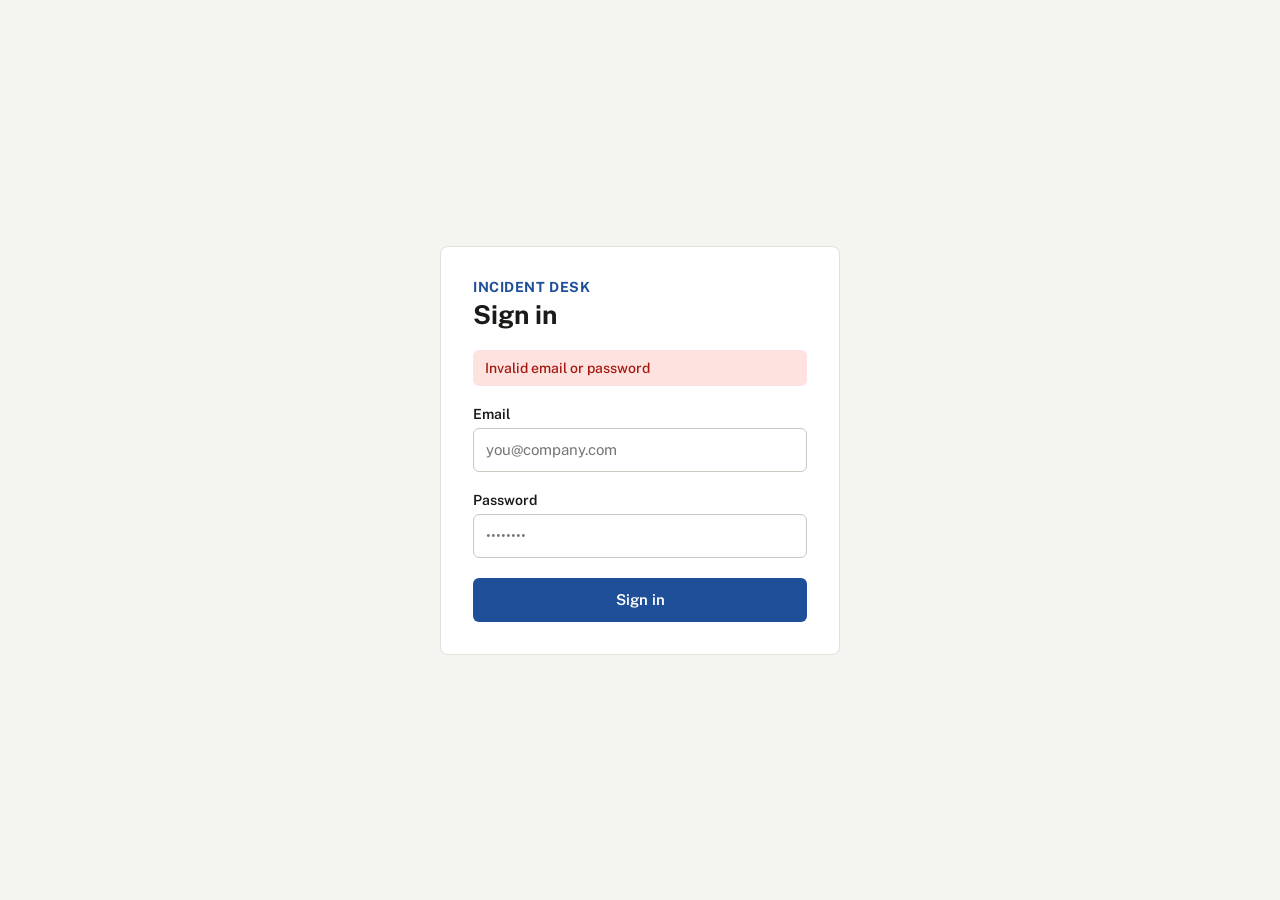
<file: docs/design/index.html>
<!doctype html>
<html lang="en">
<head>
  <meta charset="utf-8">
  <meta name="viewport" content="width=device-width, initial-scale=1">
  <title>Sign in · Incident Desk</title>
  <link rel="stylesheet" href="https://fonts.googleapis.com/css2?family=Public+Sans:wght@400;500;600;700&display=swap">
  <link rel="stylesheet" href="styles.css">
</head>
<body>
  <div class="auth">
    <form class="card auth-card form" action="my-tickets.html" method="get">
      <div style="display: flex; flex-direction: column; gap: 4px">
        <div class="auth-brand">Incident Desk</div>
        <h1>Sign in</h1>
      </div>

      <!-- Show only when sign-in fails -->
      <div class="alert-error" role="alert">Invalid email or password</div>

      <div class="field">
        <label class="label" for="email">Email</label>
        <input class="input" id="email" name="email" type="email" placeholder="you@company.com" autocomplete="email">
      </div>

      <div class="field">
        <label class="label" for="password">Password</label>
        <input class="input" id="password" name="password" type="password" placeholder="••••••••" autocomplete="current-password">
      </div>

      <button class="btn btn-primary btn-block" type="submit">Sign in</button>
    </form>
  </div>
</body>
</html>
</file>
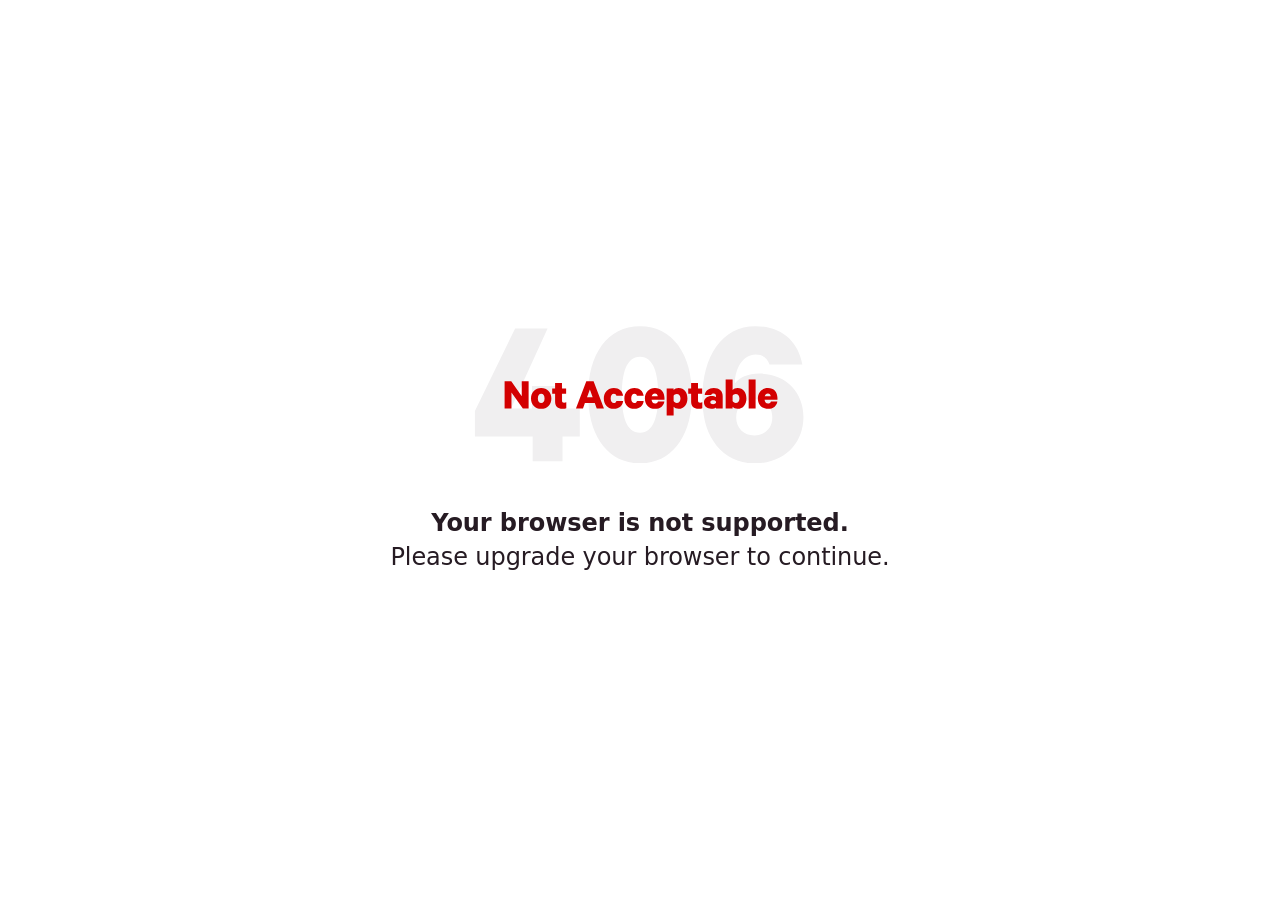
<file: public/406-unsupported-browser.html>
<!doctype html>

<html lang="en">

  <head>

    <title>Your browser is not supported (406 Not Acceptable)</title>

    <meta charset="utf-8">
    <meta name="viewport" content="initial-scale=1, width=device-width">
    <meta name="robots" content="noindex, nofollow">

    <style>

      *, *::before, *::after {
        box-sizing: border-box;
      }

      * {
        margin: 0;
      }

      html {
        font-size: 16px;
      }

      body {
        background: #FFF;
        color: #261B23;
        display: grid;
        font-family: ui-sans-serif, system-ui, -apple-system, BlinkMacSystemFont, Aptos, Roboto, "Segoe UI", "Helvetica Neue", Helvetica, Arial, sans-serif, "Apple Color Emoji", "Segoe UI Emoji", "Segoe UI Symbol", "Noto Color Emoji";
        font-size: clamp(1rem, 2.5vw, 2rem);
        -webkit-font-smoothing: antialiased;
        font-style: normal;
        font-weight: 400;
        letter-spacing: -0.0025em;
        line-height: 1.4;
        min-height: 100dvh;
        place-items: center;
        text-rendering: optimizeLegibility;
        -webkit-text-size-adjust: 100%;
      }

      #error-description {
        fill: #d30001;
      }

      #error-id {
        fill: #f0eff0;
      }

      @media (prefers-color-scheme: dark) {
        body {
          background: #101010;
          color: #e0e0e0;
        }

        #error-description {
          fill: #FF6161;
        }

        #error-id {
          fill: #2c2c2c;
        }
      }

      a {
        color: inherit;
        font-weight: 700;
        text-decoration: underline;
        text-underline-offset: 0.0925em;
      }

      b, strong {
        font-weight: 700;
      }

      i, em {
        font-style: italic;
      }

      main {
        display: grid;
        gap: 1em;
        padding: 2em;
        place-items: center;
        text-align: center;
      }

      main header {
        width: min(100%, 12em);
      }

      main header svg {
        height: auto;
        max-width: 100%;
        width: 100%;
      }

      main article {
        width: min(100%, 30em);
      }

      main article p {
        font-size: 75%;
      }

      main article br {
        display: none;

        @media(min-width: 48em) {
          display: inline;
        }
      }

    </style>

  </head>

  <body>

    <!-- This file lives in public/406-unsupported-browser.html -->

    <main>
      <header>
        <svg height="172" viewBox="0 0 480 172" width="480" xmlns="http://www.w3.org/2000/svg"><path d="m124.48 3.00509-45.6889 100.02991h26.2239v-28.1168h38.119v28.1168h21.628v35.145h-21.628v30.82h-37.308v-30.82h-72.1833v-31.901l50.2851-103.27391zm115.583 168.69891c-40.822 0-64.884-35.146-64.884-85.7015 0-50.5554 24.062-85.700907 64.884-85.700907 40.823 0 64.884 35.145507 64.884 85.700907 0 50.5555-24.061 85.7015-64.884 85.7015zm0-133.2831c-17.572 0-22.709 21.8984-22.709 47.5816 0 25.6835 5.137 47.5815 22.709 47.5815 17.303 0 22.71-21.898 22.71-47.5815 0-25.6832-5.407-47.5816-22.71-47.5816zm202.906 9.7326h-41.093c-2.433-7.2994-7.84-12.4361-17.302-12.4361-16.221 0-25.413 17.5728-25.954 34.8752v1.3517c5.137-7.0291 16.221-12.4361 30.82-12.4361 33.524 0 54.881 24.0612 54.881 53.7998 0 33.253-23.791 58.396-61.64 58.396-21.628 0-39.741-10.003-50.825-27.576-9.733-14.599-13.788-32.442-13.788-54.3406 0-51.9072 24.331-89.485807 66.236-89.485807 32.712 0 53.258 18.654107 58.665 47.851907zm-82.727 66.2355c0 13.247 9.463 22.439 22.71 22.439 12.977 0 22.439-9.192 22.439-22.439 0-13.517-9.462-22.7091-22.439-22.7091-13.247 0-22.71 9.1921-22.71 22.7091z" id="error-id"/><path d="m100.761 68.9967v34.0033h-7.1991l-14.2326-19.8814v19.8814h-8.5839v-34.0033h8.307l13.125 18.7184v-18.7184zm28.454 21.5428c0 7.6978-5.15 13.0145-12.737 13.0145-7.532 0-12.738-5.3167-12.738-13.0145s5.206-13.0143 12.738-13.0143c7.587 0 12.737 5.3165 12.737 13.0143zm-8.529 0c0-3.4336-1.495-5.8703-4.208-5.8703-2.659 0-4.154 2.4367-4.154 5.8703s1.495 5.8149 4.154 5.8149c2.713 0 4.208-2.3813 4.208-5.8149zm13.185 3.8766v-9.5807h-3.655v-6.7564h3.655v-6.8671h8.584v6.8671h5.205v6.7564h-5.205v8.307c0 1.9383.941 2.769 2.658 2.769.941 0 1.994-.2216 2.769-.5538v7.3654c-.997.443-2.88.775-4.818.775-5.87 0-9.193-2.769-9.193-9.0819zm39.02-25.4194h9.083l12.958 34.0033h-9.027l-2.436-6.5902h-12.35l-2.381 6.5902h-8.806zm4.431 10.5222-3.489 9.5807h6.978zm17.44 11.0206c0-7.6978 5.095-13.0143 12.572-13.0143 6.701 0 10.854 3.9874 11.574 9.8023h-8.418c-.221-1.4953-1.384-2.6029-3.156-2.6029-2.437 0-3.988 2.2706-3.988 5.8149s1.551 5.7595 3.988 5.7595c1.772 0 2.935-1.0522 3.156-2.5475h8.418c-.72 5.7596-4.873 9.8025-11.574 9.8025-7.477 0-12.572-5.3167-12.572-13.0145zm25.676 0c0-7.6978 5.095-13.0143 12.572-13.0143 6.701 0 10.854 3.9874 11.574 9.8023h-8.418c-.221-1.4953-1.384-2.6029-3.156-2.6029-2.437 0-3.988 2.2706-3.988 5.8149s1.551 5.7595 3.988 5.7595c1.772 0 2.935-1.0522 3.156-2.5475h8.418c-.72 5.7596-4.873 9.8025-11.574 9.8025-7.477 0-12.572-5.3167-12.572-13.0145zm42.013 3.7658h8.031c-.887 5.7597-5.206 9.2487-11.686 9.2487-7.642 0-12.682-5.2613-12.682-13.0145 0-7.6978 5.317-13.0143 12.516-13.0143 7.643 0 11.962 5.095 11.962 12.5159v2.1598h-16.115c.277 2.9905 1.827 4.5965 4.319 4.5965 1.773 0 3.157-.7753 3.655-2.4921zm-3.821-10.0237c-2.049 0-3.433 1.2737-3.987 3.5997h7.532c-.111-2.0491-1.385-3.5997-3.545-3.5997zm23.4 16.7244v10.799h-8.694v-33.726h8.694v1.9937c1.163-1.3291 3.6-2.5475 6.148-2.5475 7.199 0 11.131 5.8703 11.131 13.0143 0 7.0886-3.932 13.0145-11.131 13.0145-2.548 0-4.985-1.219-6.148-2.548zm0-13.7893v6.5902c.665 1.3845 2.16 2.326 3.822 2.326 2.99 0 4.762-2.3814 4.762-5.5934s-1.772-5.6488-4.762-5.6488c-1.717 0-3.157.9969-3.822 2.326zm21.892 7.1994v-9.5807h-3.655v-6.7564h3.655v-6.8671h8.584v6.8671h5.206v6.7564h-5.206v8.307c0 1.9383.941 2.769 2.658 2.769.942 0 1.994-.2216 2.769-.5538v7.3654c-.997.443-2.88.775-4.818.775-5.87 0-9.193-2.769-9.193-9.0819zm39.458 8.5839h-8.363v-1.274c-.83.831-3.322 1.717-5.981 1.717-4.928 0-9.082-2.769-9.082-8.0301 0-4.818 4.154-7.9193 9.581-7.9193 2.049 0 4.486.6646 5.482 1.3845v-1.606c0-1.606-.941-2.9905-3.045-2.9905-1.606 0-2.548.7199-2.936 1.8275h-8.196c.72-4.8181 4.984-8.6393 11.408-8.6393 7.089 0 11.132 3.7659 11.132 10.2453zm-8.363-6.9779v-1.4399c-.553-1.0522-2.049-1.7167-3.655-1.7167-1.716 0-3.433.7199-3.433 2.3813 0 1.7168 1.717 2.4367 3.433 2.4367 1.606 0 3.102-.6645 3.655-1.6614zm20.742 4.9839v1.994h-8.694v-35.997h8.694v13.0697c1.163-1.3291 3.6-2.5475 6.148-2.5475 7.199 0 11.131 5.8149 11.131 13.0143s-3.932 13.0145-11.131 13.0145c-2.548 0-4.985-1.219-6.148-2.548zm0-13.7893v6.5902c.665 1.3845 2.105 2.326 3.822 2.326 2.99 0 4.762-2.3814 4.762-5.5934s-1.772-5.6488-4.762-5.6488c-1.662 0-3.157.9969-3.822 2.326zm28.759-20.2137v35.997h-8.695v-35.997zm19.172 27.3023h8.03c-.886 5.7597-5.206 9.2487-11.685 9.2487-7.643 0-12.682-5.2613-12.682-13.0145 0-7.6978 5.316-13.0143 12.516-13.0143 7.642 0 11.962 5.095 11.962 12.5159v2.1598h-16.116c.277 2.9905 1.828 4.5965 4.32 4.5965 1.772 0 3.157-.7753 3.655-2.4921zm-3.821-10.0237c-2.049 0-3.434 1.2737-3.988 3.5997h7.532c-.111-2.0491-1.384-3.5997-3.544-3.5997z" id="error-description"/></svg>
      </header>
      <article>
        <p><strong>Your browser is not supported.</strong><br> Please upgrade your browser to continue.</p>
      </article>
    </main>

  </body>

</html>
</file>
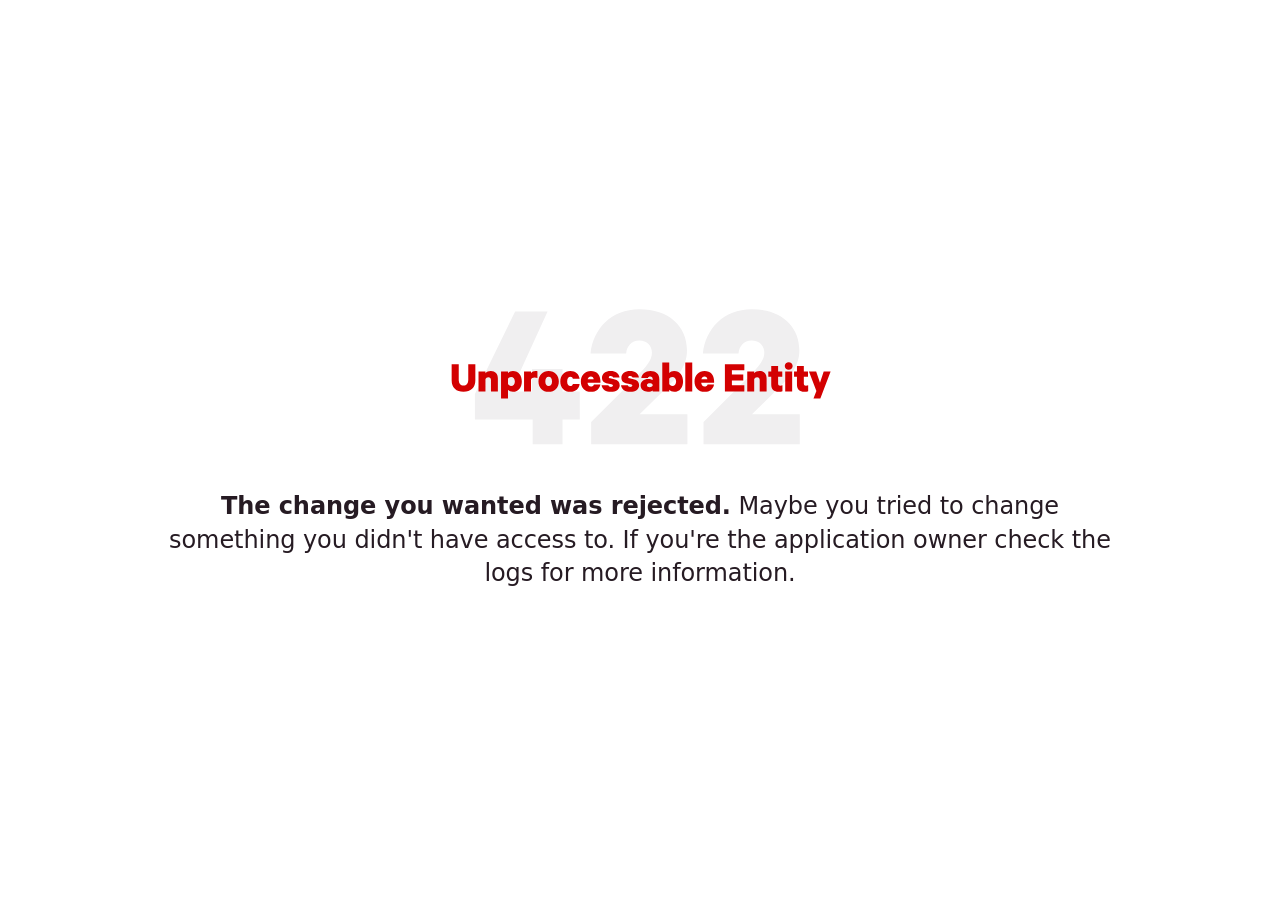
<file: public/422.html>
<!doctype html>

<html lang="en">

  <head>

    <title>The change you wanted was rejected (422 Unprocessable Entity)</title>

    <meta charset="utf-8">
    <meta name="viewport" content="initial-scale=1, width=device-width">
    <meta name="robots" content="noindex, nofollow">

    <style>

      *, *::before, *::after {
        box-sizing: border-box;
      }

      * {
        margin: 0;
      }

      html {
        font-size: 16px;
      }

      body {
        background: #FFF;
        color: #261B23;
        display: grid;
        font-family: ui-sans-serif, system-ui, -apple-system, BlinkMacSystemFont, Aptos, Roboto, "Segoe UI", "Helvetica Neue", Helvetica, Arial, sans-serif, "Apple Color Emoji", "Segoe UI Emoji", "Segoe UI Symbol", "Noto Color Emoji";
        font-size: clamp(1rem, 2.5vw, 2rem);
        -webkit-font-smoothing: antialiased;
        font-style: normal;
        font-weight: 400;
        letter-spacing: -0.0025em;
        line-height: 1.4;
        min-height: 100dvh;
        place-items: center;
        text-rendering: optimizeLegibility;
        -webkit-text-size-adjust: 100%;
      }

      #error-description {
        fill: #d30001;
      }

      #error-id {
        fill: #f0eff0;
      }

      @media (prefers-color-scheme: dark) {
        body {
          background: #101010;
          color: #e0e0e0;
        }

        #error-description {
          fill: #FF6161;
        }

        #error-id {
          fill: #2c2c2c;
        }
      }

      a {
        color: inherit;
        font-weight: 700;
        text-decoration: underline;
        text-underline-offset: 0.0925em;
      }

      b, strong {
        font-weight: 700;
      }

      i, em {
        font-style: italic;
      }

      main {
        display: grid;
        gap: 1em;
        padding: 2em;
        place-items: center;
        text-align: center;
      }

      main header {
        width: min(100%, 12em);
      }

      main header svg {
        height: auto;
        max-width: 100%;
        width: 100%;
      }

      main article {
        width: min(100%, 30em);
      }

      main article p {
        font-size: 75%;
      }

      main article br {
        display: none;

        @media(min-width: 48em) {
          display: inline;
        }
      }

    </style>

  </head>

  <body>

    <!-- This file lives in public/422.html -->

    <main>
      <header>
        <svg height="172" viewBox="0 0 480 172" width="480" xmlns="http://www.w3.org/2000/svg"><path d="m124.48 3.00509-45.6889 100.02991h26.2239v-28.1168h38.119v28.1168h21.628v35.145h-21.628v30.82h-37.308v-30.82h-72.1833v-31.901l50.2851-103.27391zm130.453 51.63681c0-8.9215-6.218-15.4099-15.681-15.4099-10.273 0-15.95 7.5698-16.491 16.4913h-44.608c3.244-30.8199 25.683-55.421707 61.099-55.421707 36.498 0 59.477 20.816907 59.477 51.636807 0 21.3577-14.869 36.7676-31.901 52.7186l-27.305 27.035h59.747v37.308h-120.306v-27.846l57.044-56.7736c11.084-11.8954 18.925-20.0059 18.925-29.7385zm140.455 0c0-8.9215-6.218-15.4099-15.68-15.4099-10.274 0-15.951 7.5698-16.492 16.4913h-44.608c3.245-30.8199 25.684-55.421707 61.1-55.421707 36.497 0 59.477 20.816907 59.477 51.636807 0 21.3577-14.87 36.7676-31.902 52.7186l-27.305 27.035h59.747v37.308h-120.305v-27.846l57.043-56.7736c11.085-11.8954 18.925-20.0059 18.925-29.7385z" id="error-id"/><path d="m19.3936 103.554c-8.9715 0-14.84183-5.0952-14.84183-14.4544v-20.1029h8.86083v19.3276c0 4.8181 2.2706 7.3102 5.981 7.3102 3.6551 0 5.9257-2.4921 5.9257-7.3102v-19.3276h8.8608v20.1583c0 9.3038-5.8149 14.399-14.7865 14.399zm18.734-.554v-24.921h8.6947v2.1598c1.3845-1.5506 3.8212-2.7136 6.701-2.7136 5.538 0 8.8054 3.5997 8.8054 9.1377v16.3371h-8.6393v-14.2327c0-2.049-1.0522-3.5443-3.2674-3.5443-1.7168 0-3.1567.9969-3.5997 2.7136v15.0634zm36.8584-1.994v10.799h-8.6946v-33.726h8.6946v1.9937c1.163-1.3291 3.5997-2.5475 6.1472-2.5475 7.1994 0 11.1314 5.8703 11.1314 13.0143 0 7.0886-3.932 13.0145-11.1314 13.0145-2.5475 0-4.9842-1.219-6.1472-2.548zm0-13.7893v6.5902c.6646 1.3845 2.1599 2.326 3.8213 2.326 2.9905 0 4.7626-2.3814 4.7626-5.5934s-1.7721-5.6488-4.7626-5.6488c-1.7168 0-3.1567.9969-3.8213 2.326zm36.789-9.2485v8.3624c-1.052-.5538-2.215-.7753-3.6-.7753-2.381 0-3.987 1.0522-4.43 2.8244v14.6203h-8.6949v-24.921h8.6949v2.2152c1.218-1.6614 3.156-2.769 5.648-2.769 1.108 0 1.994.2215 2.382.443zm26.769 12.5713c0 7.6978-5.15 13.0145-12.737 13.0145-7.532 0-12.738-5.3167-12.738-13.0145s5.206-13.0143 12.738-13.0143c7.587 0 12.737 5.3165 12.737 13.0143zm-8.528 0c0-3.4336-1.496-5.8703-4.209-5.8703-2.659 0-4.154 2.4367-4.154 5.8703s1.495 5.8149 4.154 5.8149c2.713 0 4.209-2.3813 4.209-5.8149zm10.352 0c0-7.6978 5.095-13.0143 12.571-13.0143 6.701 0 10.855 3.9874 11.574 9.8023h-8.417c-.222-1.4953-1.385-2.6029-3.157-2.6029-2.437 0-3.987 2.2706-3.987 5.8149s1.55 5.7595 3.987 5.7595c1.772 0 2.935-1.0522 3.157-2.5475h8.417c-.719 5.7596-4.873 9.8025-11.574 9.8025-7.476 0-12.571-5.3167-12.571-13.0145zm42.013 3.7658h8.03c-.886 5.7597-5.206 9.2487-11.685 9.2487-7.643 0-12.682-5.2613-12.682-13.0145 0-7.6978 5.316-13.0143 12.516-13.0143 7.642 0 11.962 5.095 11.962 12.5159v2.1598h-16.116c.277 2.9905 1.828 4.5965 4.32 4.5965 1.772 0 3.156-.7753 3.655-2.4921zm-3.821-10.0237c-2.049 0-3.434 1.2737-3.988 3.5997h7.532c-.111-2.0491-1.385-3.5997-3.544-3.5997zm13.428 11.0206h8.473c.387 1.3845 1.606 2.1598 3.156 2.1598 1.44 0 2.548-.5538 2.548-1.7168 0-.9414-.72-1.2737-1.938-1.5506l-4.874-.9969c-4.153-.886-6.867-2.8797-6.867-7.2547 0-5.3165 4.763-8.4178 10.633-8.4178 6.812 0 10.522 3.1567 11.297 8.0855h-8.03c-.277-1.0522-1.052-1.9937-3.046-1.9937-1.273 0-2.326.5538-2.326 1.6614 0 .7753.554 1.163 1.717 1.3845l4.929 1.163c4.541 1.0522 6.978 3.4335 6.978 7.4763 0 5.3168-4.818 8.2518-10.91 8.2518-6.369 0-10.965-2.88-11.74-8.2518zm24.269 0h8.474c.387 1.3845 1.606 2.1598 3.156 2.1598 1.44 0 2.548-.5538 2.548-1.7168 0-.9414-.72-1.2737-1.939-1.5506l-4.873-.9969c-4.154-.886-6.867-2.8797-6.867-7.2547 0-5.3165 4.763-8.4178 10.633-8.4178 6.812 0 10.522 3.1567 11.297 8.0855h-8.03c-.277-1.0522-1.052-1.9937-3.046-1.9937-1.273 0-2.326.5538-2.326 1.6614 0 .7753.554 1.163 1.717 1.3845l4.929 1.163c4.541 1.0522 6.978 3.4335 6.978 7.4763 0 5.3168-4.818 8.2518-10.91 8.2518-6.369 0-10.965-2.88-11.741-8.2518zm47.918 7.6978h-8.363v-1.274c-.831.831-3.323 1.717-5.981 1.717-4.929 0-9.082-2.769-9.082-8.0301 0-4.818 4.153-7.9193 9.581-7.9193 2.049 0 4.485.6646 5.482 1.3845v-1.606c0-1.606-.941-2.9905-3.046-2.9905-1.606 0-2.547.7199-2.935 1.8275h-8.196c.72-4.8181 4.984-8.6393 11.408-8.6393 7.089 0 11.132 3.7659 11.132 10.2453zm-8.363-6.9779v-1.4399c-.554-1.0522-2.049-1.7167-3.655-1.7167-1.717 0-3.434.7199-3.434 2.3813 0 1.7168 1.717 2.4367 3.434 2.4367 1.606 0 3.101-.6645 3.655-1.6614zm20.742 4.9839v1.994h-8.695v-35.997h8.695v13.0697c1.163-1.3291 3.6-2.5475 6.147-2.5475 7.2 0 11.132 5.8149 11.132 13.0143s-3.932 13.0145-11.132 13.0145c-2.547 0-4.984-1.219-6.147-2.548zm0-13.7893v6.5902c.665 1.3845 2.105 2.326 3.821 2.326 2.991 0 4.763-2.3814 4.763-5.5934s-1.772-5.6488-4.763-5.6488c-1.661 0-3.156.9969-3.821 2.326zm28.759-20.2137v35.997h-8.695v-35.997zm19.172 27.3023h8.03c-.886 5.7597-5.206 9.2487-11.685 9.2487-7.643 0-12.682-5.2613-12.682-13.0145 0-7.6978 5.316-13.0143 12.515-13.0143 7.643 0 11.962 5.095 11.962 12.5159v2.1598h-16.115c.277 2.9905 1.827 4.5965 4.32 4.5965 1.772 0 3.156-.7753 3.655-2.4921zm-3.822-10.0237c-2.049 0-3.433 1.2737-3.987 3.5997h7.532c-.111-2.0491-1.385-3.5997-3.545-3.5997zm25.461-15.2849h24.311v7.6424h-15.561v5.3165h14.232v7.4763h-14.232v5.8703h15.561v7.6978h-24.311zm27.942 34.0033v-24.921h8.694v2.1598c1.385-1.5506 3.822-2.7136 6.701-2.7136 5.538 0 8.806 3.5997 8.806 9.1377v16.3371h-8.639v-14.2327c0-2.049-1.053-3.5443-3.268-3.5443-1.717 0-3.157.9969-3.6 2.7136v15.0634zm29.991-8.5839v-9.5807h-3.655v-6.7564h3.655v-6.8671h8.584v6.8671h5.206v6.7564h-5.206v8.307c0 1.9383.941 2.769 2.658 2.769.942 0 1.994-.2216 2.769-.5538v7.3654c-.997.443-2.88.775-4.818.775-5.87 0-9.193-2.769-9.193-9.0819zm26.161-16.3371v24.921h-8.694v-24.921zm.61-6.7564c0 2.8244-2.271 4.652-4.929 4.652s-4.929-1.8276-4.929-4.652c0-2.8797 2.271-4.7073 4.929-4.7073s4.929 1.8276 4.929 4.7073zm5.382 23.0935v-9.5807h-3.655v-6.7564h3.655v-6.8671h8.584v6.8671h5.206v6.7564h-5.206v8.307c0 1.9383.941 2.769 2.658 2.769.941 0 1.994-.2216 2.769-.5538v7.3654c-.997.443-2.88.775-4.818.775-5.87 0-9.193-2.769-9.193-9.0819zm29.22 17.3889h-8.584l3.655-9.414-9.303-24.312h9.026l4.763 14.1773 4.652-14.1773h8.639z" id="error-description"/></svg>
      </header>
      <article>
        <p><strong>The change you wanted was rejected.</strong> Maybe you tried to change something you didn't have access to. If you're the application owner check the logs for more information.</p>
      </article>
    </main>

  </body>

</html>
</file>
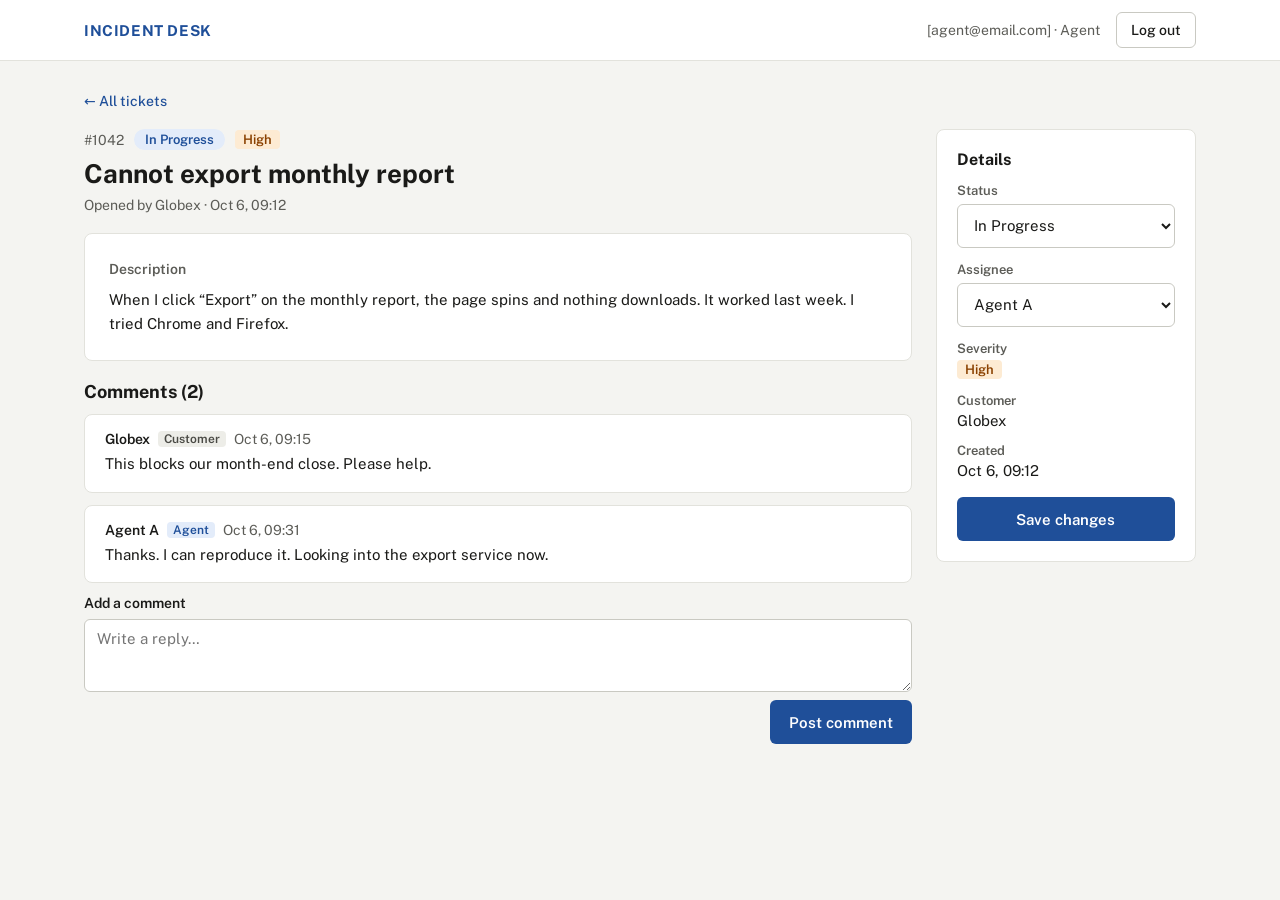
<file: docs/design/agent-ticket.html>
<!doctype html>
<html lang="en">
<head>
  <meta charset="utf-8">
  <meta name="viewport" content="width=device-width, initial-scale=1">
  <title>Ticket #1042 · Incident Desk</title>
  <link rel="stylesheet" href="https://fonts.googleapis.com/css2?family=Public+Sans:wght@400;500;600;700&display=swap">
  <link rel="stylesheet" href="styles.css">
</head>
<body>
  <header class="topbar">
    <div class="topbar-inner">
      <a class="brand" href="agent-tickets.html">Incident Desk</a>
      <div class="user">
        <span>[agent@email.com] · Agent</span>
        <a class="btn btn-plain btn-sm" href="index.html">Log out</a>
      </div>
    </div>
  </header>

  <main class="page">
    <a class="back" href="agent-tickets.html">← All tickets</a>

    <div class="two-col">
      <div class="main-col">
        <div class="ticket-head">
          <div class="ticket-meta">
            <span>#1042</span>
            <span class="st st-progress">In Progress</span>
            <span class="sev sev-high">High</span>
          </div>
          <h1>Cannot export monthly report</h1>
          <div class="ticket-sub">Opened by Globex · Oct 6, 09:12</div>
        </div>

        <section class="card card-pad description">
          <h2 class="section-label">Description</h2>
          <p>When I click “Export” on the monthly report, the page spins and nothing downloads. It worked last week. I tried Chrome and Firefox.</p>
        </section>

        <section class="comments">
          <h2>Comments (2)</h2>

          <div class="card comment">
            <div class="comment-head">
              <strong>Globex</strong>
              <span class="role role-customer">Customer</span>
              <span class="comment-time">Oct 6, 09:15</span>
            </div>
            <div class="comment-body">This blocks our month-end close. Please help.</div>
          </div>

          <div class="card comment">
            <div class="comment-head">
              <strong>Agent A</strong>
              <span class="role role-agent">Agent</span>
              <span class="comment-time">Oct 6, 09:31</span>
            </div>
            <div class="comment-body">Thanks. I can reproduce it. Looking into the export service now.</div>
          </div>

          <form class="comment-form">
            <label class="label" for="comment">Add a comment</label>
            <textarea class="textarea" id="comment" name="body" rows="3" placeholder="Write a reply…"></textarea>
            <div class="form-actions">
              <button class="btn btn-primary" type="submit">Post comment</button>
            </div>
          </form>
        </section>
      </div>

      <aside class="side-col">
        <form class="card details">
          <h2>Details</h2>
          <div class="field">
            <label class="detail-label" for="status">Status</label>
            <select class="select" id="status" name="status">
              <option>Open</option>
              <option selected>In Progress</option>
              <option>Resolved</option>
            </select>
          </div>
          <div class="field">
            <label class="detail-label" for="assignee">Assignee</label>
            <select class="select" id="assignee" name="assignee_id">
              <option>Unassigned</option>
              <option selected>Agent A</option>
              <option>Agent B</option>
            </select>
          </div>
          <div class="detail">
            <span class="detail-label">Severity</span>
            <span><span class="sev sev-high">High</span></span>
          </div>
          <div class="detail">
            <span class="detail-label">Customer</span>
            <span>Globex</span>
          </div>
          <div class="detail">
            <span class="detail-label">Created</span>
            <span>Oct 6, 09:12</span>
          </div>
          <button class="btn btn-primary btn-block" type="submit" style="margin-top: 4px">Save changes</button>
          <!-- Show after a successful save -->
          <div class="notice-success" role="status" hidden>Saved. The customer sees the new status now.</div>
        </form>
      </aside>
    </div>
  </main>
</body>
</html>
</file>
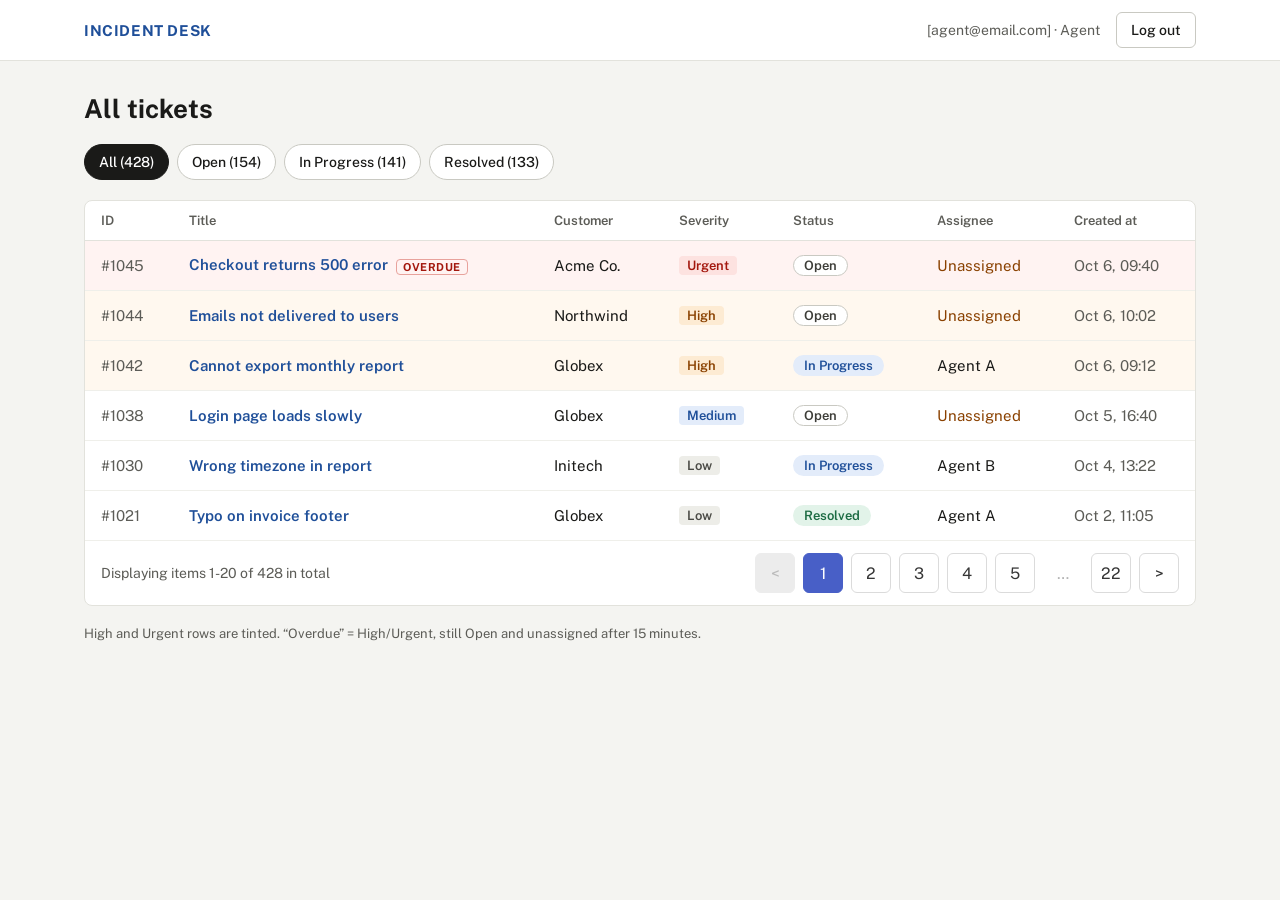
<file: docs/design/agent-tickets.html>
<!doctype html>
<html lang="en">
<head>
  <meta charset="utf-8">
  <meta name="viewport" content="width=device-width, initial-scale=1">
  <title>All tickets · Incident Desk</title>
  <link rel="stylesheet" href="https://fonts.googleapis.com/css2?family=Public+Sans:wght@400;500;600;700&display=swap">
  <link rel="stylesheet" href="styles.css">
</head>
<body>
  <header class="topbar">
    <div class="topbar-inner">
      <a class="brand" href="agent-tickets.html">Incident Desk</a>
      <div class="user">
        <span>[agent@email.com] · Agent</span>
        <a class="btn btn-plain btn-sm" href="index.html">Log out</a>
      </div>
    </div>
  </header>

  <main class="page">
    <h1>All tickets</h1>

    <nav class="filters" aria-label="Filter by status">
      <a class="pill is-active" href="?status=all" aria-current="page">All (428)</a>
      <a class="pill" href="?status=open">Open (154)</a>
      <a class="pill" href="?status=in_progress">In Progress (141)</a>
      <a class="pill" href="?status=resolved">Resolved (133)</a>
    </nav>

    <div class="card table-card">
      <div class="table-scroll">
        <table class="table table-wide">
          <thead>
            <tr><th>ID</th><th>Title</th><th>Customer</th><th>Severity</th><th>Status</th><th>Assignee</th><th>Created at</th></tr>
          </thead>
          <tbody>
            <tr class="row-urgent">
              <td class="muted">#1045</td>
              <td><a class="title-link" href="agent-ticket.html">Checkout returns 500 error</a><span class="flag">Overdue</span></td>
              <td>Acme Co.</td>
              <td><span class="sev sev-urgent">Urgent</span></td>
              <td><span class="st st-open">Open</span></td>
              <td class="unassigned">Unassigned</td>
              <td class="muted">Oct 6, 09:40</td>
            </tr>
            <tr class="row-high">
              <td class="muted">#1044</td>
              <td><a class="title-link" href="agent-ticket.html">Emails not delivered to users</a></td>
              <td>Northwind</td>
              <td><span class="sev sev-high">High</span></td>
              <td><span class="st st-open">Open</span></td>
              <td class="unassigned">Unassigned</td>
              <td class="muted">Oct 6, 10:02</td>
            </tr>
            <tr class="row-high">
              <td class="muted">#1042</td>
              <td><a class="title-link" href="agent-ticket.html">Cannot export monthly report</a></td>
              <td>Globex</td>
              <td><span class="sev sev-high">High</span></td>
              <td><span class="st st-progress">In Progress</span></td>
              <td>Agent A</td>
              <td class="muted">Oct 6, 09:12</td>
            </tr>
            <tr>
              <td class="muted">#1038</td>
              <td><a class="title-link" href="agent-ticket.html">Login page loads slowly</a></td>
              <td>Globex</td>
              <td><span class="sev sev-medium">Medium</span></td>
              <td><span class="st st-open">Open</span></td>
              <td class="unassigned">Unassigned</td>
              <td class="muted">Oct 5, 16:40</td>
            </tr>
            <tr>
              <td class="muted">#1030</td>
              <td><a class="title-link" href="agent-ticket.html">Wrong timezone in report</a></td>
              <td>Initech</td>
              <td><span class="sev sev-low">Low</span></td>
              <td><span class="st st-progress">In Progress</span></td>
              <td>Agent B</td>
              <td class="muted">Oct 4, 13:22</td>
            </tr>
            <tr>
              <td class="muted">#1021</td>
              <td><a class="title-link" href="agent-ticket.html">Typo on invoice footer</a></td>
              <td>Globex</td>
              <td><span class="sev sev-low">Low</span></td>
              <td><span class="st st-resolved">Resolved</span></td>
              <td>Agent A</td>
              <td class="muted">Oct 2, 11:05</td>
            </tr>
          </tbody>
        </table>
      </div>

      <!-- Rails: <%== @pagy.info_tag %> and <%== @pagy.series_nav(:bulma) %> -->
      <div class="table-footer">
        <span class="info">Displaying items 1-20 of 428 in total</span>
        <nav class="pagination" aria-label="Pages">
          <a class="pagination-previous is-disabled" aria-disabled="true" aria-label="Previous">&lt;</a>
          <a class="pagination-link is-current" aria-current="page" aria-label="Page 1">1</a>
          <a class="pagination-link" href="#" aria-label="Page 2">2</a>
          <a class="pagination-link" href="#" aria-label="Page 3">3</a>
          <a class="pagination-link" href="#" aria-label="Page 4">4</a>
          <a class="pagination-link" href="#" aria-label="Page 5">5</a>
          <span class="pagination-ellipsis">…</span>
          <a class="pagination-link" href="#" aria-label="Page 22">22</a>
          <a class="pagination-next" href="#" rel="next" aria-label="Next">&gt;</a>
        </nav>
      </div>
    </div>

    <p class="hint" style="margin: 0">High and Urgent rows are tinted. “Overdue” = High/Urgent, still Open and unassigned after 15 minutes.</p>
  </main>
</body>
</html>
</file>
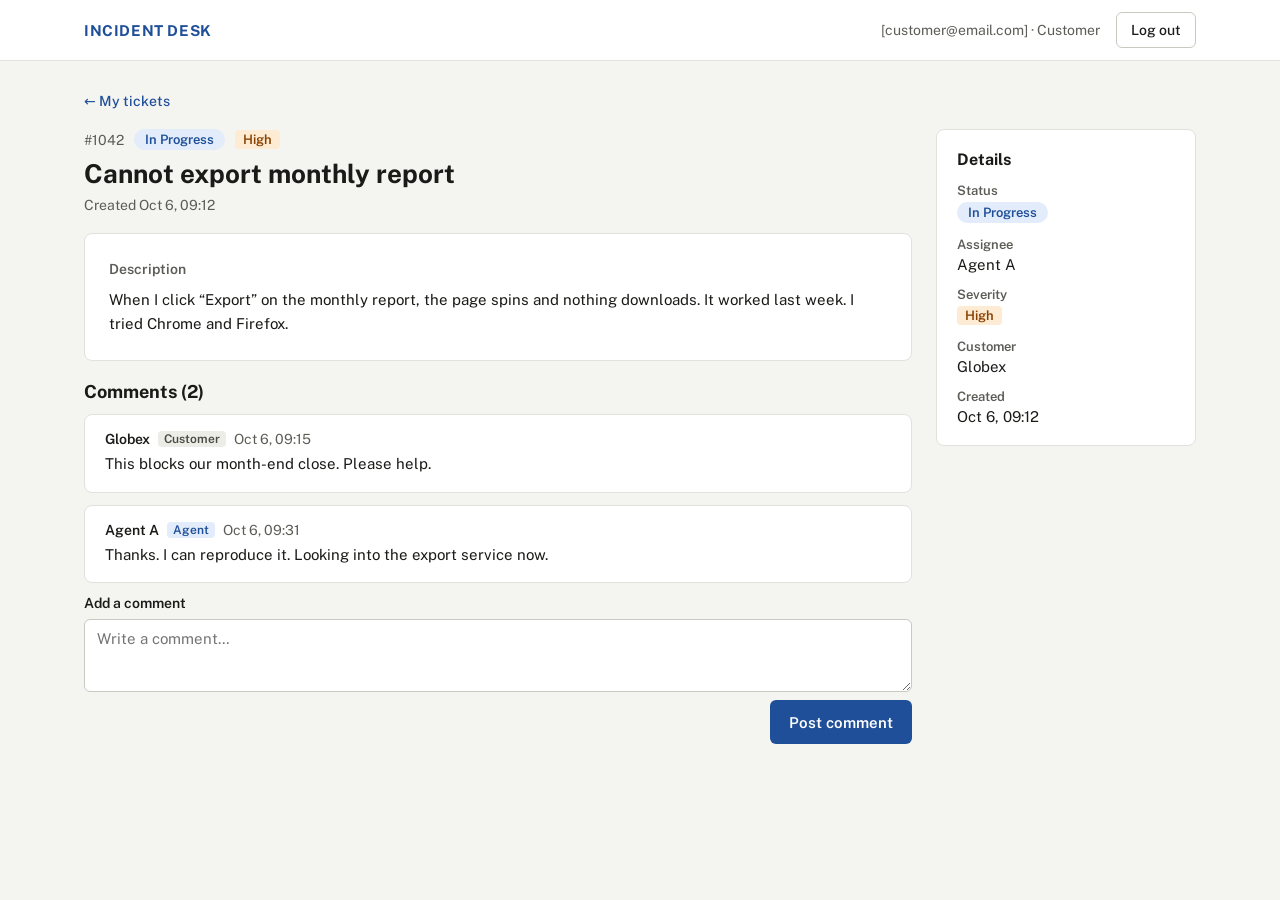
<file: docs/design/customer-ticket.html>
<!doctype html>
<html lang="en">
<head>
  <meta charset="utf-8">
  <meta name="viewport" content="width=device-width, initial-scale=1">
  <title>Ticket #1042 · Incident Desk</title>
  <link rel="stylesheet" href="https://fonts.googleapis.com/css2?family=Public+Sans:wght@400;500;600;700&display=swap">
  <link rel="stylesheet" href="styles.css">
</head>
<body>
  <header class="topbar">
    <div class="topbar-inner">
      <a class="brand" href="my-tickets.html">Incident Desk</a>
      <div class="user">
        <span>[customer@email.com] · Customer</span>
        <a class="btn btn-plain btn-sm" href="index.html">Log out</a>
      </div>
    </div>
  </header>

  <main class="page">
    <a class="back" href="my-tickets.html">← My tickets</a>

    <div class="two-col">
      <div class="main-col">
        <div class="ticket-head">
          <div class="ticket-meta">
            <span>#1042</span>
            <span class="st st-progress">In Progress</span>
            <span class="sev sev-high">High</span>
          </div>
          <h1>Cannot export monthly report</h1>
          <div class="ticket-sub">Created Oct 6, 09:12</div>
        </div>

        <section class="card card-pad description">
          <h2 class="section-label">Description</h2>
          <p>When I click “Export” on the monthly report, the page spins and nothing downloads. It worked last week. I tried Chrome and Firefox.</p>
        </section>

        <section class="comments">
          <h2>Comments (2)</h2>

          <div class="card comment">
            <div class="comment-head">
              <strong>Globex</strong>
              <span class="role role-customer">Customer</span>
              <span class="comment-time">Oct 6, 09:15</span>
            </div>
            <div class="comment-body">This blocks our month-end close. Please help.</div>
          </div>

          <div class="card comment">
            <div class="comment-head">
              <strong>Agent A</strong>
              <span class="role role-agent">Agent</span>
              <span class="comment-time">Oct 6, 09:31</span>
            </div>
            <div class="comment-body">Thanks. I can reproduce it. Looking into the export service now.</div>
          </div>

          <form class="comment-form">
            <label class="label" for="comment">Add a comment</label>
            <textarea class="textarea" id="comment" name="body" rows="3" placeholder="Write a comment…"></textarea>
            <div class="form-actions">
              <button class="btn btn-primary" type="submit">Post comment</button>
            </div>
          </form>
        </section>
      </div>

      <aside class="side-col">
        <div class="card details">
          <h2>Details</h2>
          <div class="detail">
            <span class="detail-label">Status</span>
            <span><span class="st st-progress">In Progress</span></span>
          </div>
          <div class="detail">
            <span class="detail-label">Assignee</span>
            <span>Agent A</span>
          </div>
          <div class="detail">
            <span class="detail-label">Severity</span>
            <span><span class="sev sev-high">High</span></span>
          </div>
          <div class="detail">
            <span class="detail-label">Customer</span>
            <span>Globex</span>
          </div>
          <div class="detail">
            <span class="detail-label">Created</span>
            <span>Oct 6, 09:12</span>
          </div>
        </div>
      </aside>
    </div>
  </main>
</body>
</html>
</file>
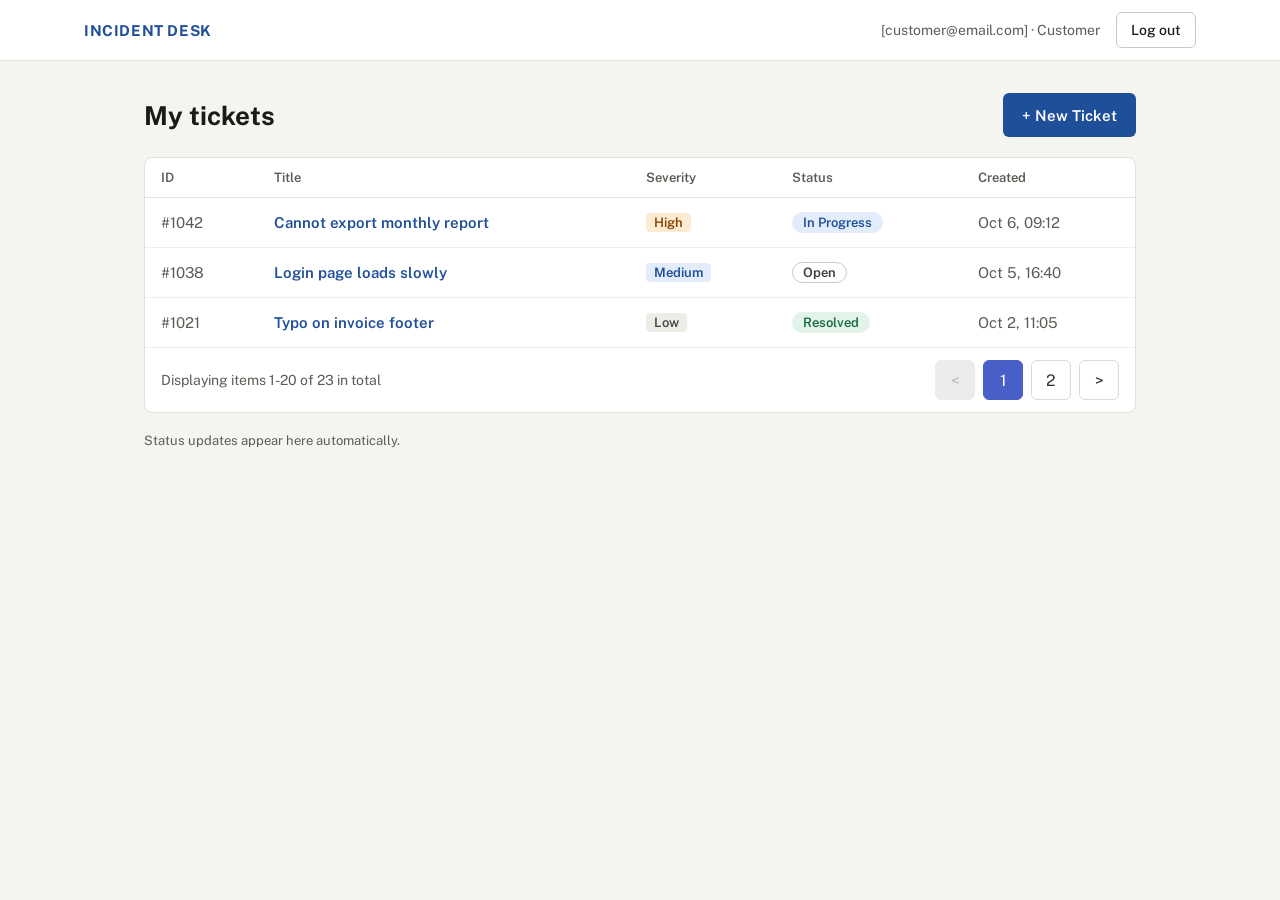
<file: docs/design/my-tickets.html>
<!doctype html>
<html lang="en">
<head>
  <meta charset="utf-8">
  <meta name="viewport" content="width=device-width, initial-scale=1">
  <title>My tickets · Incident Desk</title>
  <link rel="stylesheet" href="https://fonts.googleapis.com/css2?family=Public+Sans:wght@400;500;600;700&display=swap">
  <link rel="stylesheet" href="styles.css">
</head>
<body>
  <header class="topbar">
    <div class="topbar-inner">
      <a class="brand" href="my-tickets.html">Incident Desk</a>
      <div class="user">
        <span>[customer@email.com] · Customer</span>
        <a class="btn btn-plain btn-sm" href="index.html">Log out</a>
      </div>
    </div>
  </header>

  <main class="page" style="max-width: 1040px">
    <div class="page-head">
      <h1>My tickets</h1>
      <a class="btn btn-primary" href="new-ticket.html">+ New Ticket</a>
    </div>

    <div class="card table-card">
      <div class="table-scroll">
        <table class="table">
          <thead>
            <tr><th>ID</th><th>Title</th><th>Severity</th><th>Status</th><th>Created</th></tr>
          </thead>
          <tbody>
            <tr>
              <td class="muted">#1042</td>
              <td><a class="title-link" href="customer-ticket.html">Cannot export monthly report</a></td>
              <td><span class="sev sev-high">High</span></td>
              <td><span class="st st-progress">In Progress</span></td>
              <td class="muted">Oct 6, 09:12</td>
            </tr>
            <tr>
              <td class="muted">#1038</td>
              <td><a class="title-link" href="customer-ticket.html">Login page loads slowly</a></td>
              <td><span class="sev sev-medium">Medium</span></td>
              <td><span class="st st-open">Open</span></td>
              <td class="muted">Oct 5, 16:40</td>
            </tr>
            <tr>
              <td class="muted">#1021</td>
              <td><a class="title-link" href="customer-ticket.html">Typo on invoice footer</a></td>
              <td><span class="sev sev-low">Low</span></td>
              <td><span class="st st-resolved">Resolved</span></td>
              <td class="muted">Oct 2, 11:05</td>
            </tr>
          </tbody>
        </table>
      </div>

      <!-- Rails: <%== @pagy.info_tag %> and <%== @pagy.series_nav(:bulma) %> -->
      <div class="table-footer">
        <span class="info">Displaying items 1-20 of 23 in total</span>
        <nav class="pagination" aria-label="Pages">
          <a class="pagination-previous is-disabled" aria-disabled="true" aria-label="Previous">&lt;</a>
          <a class="pagination-link is-current" aria-current="page" aria-label="Page 1">1</a>
          <a class="pagination-link" href="#" aria-label="Page 2">2</a>
          <a class="pagination-next" href="#" rel="next" aria-label="Next">&gt;</a>
        </nav>
      </div>
    </div>

    <p class="hint" style="margin: 0">Status updates appear here automatically.</p>
  </main>
</body>
</html>
</file>
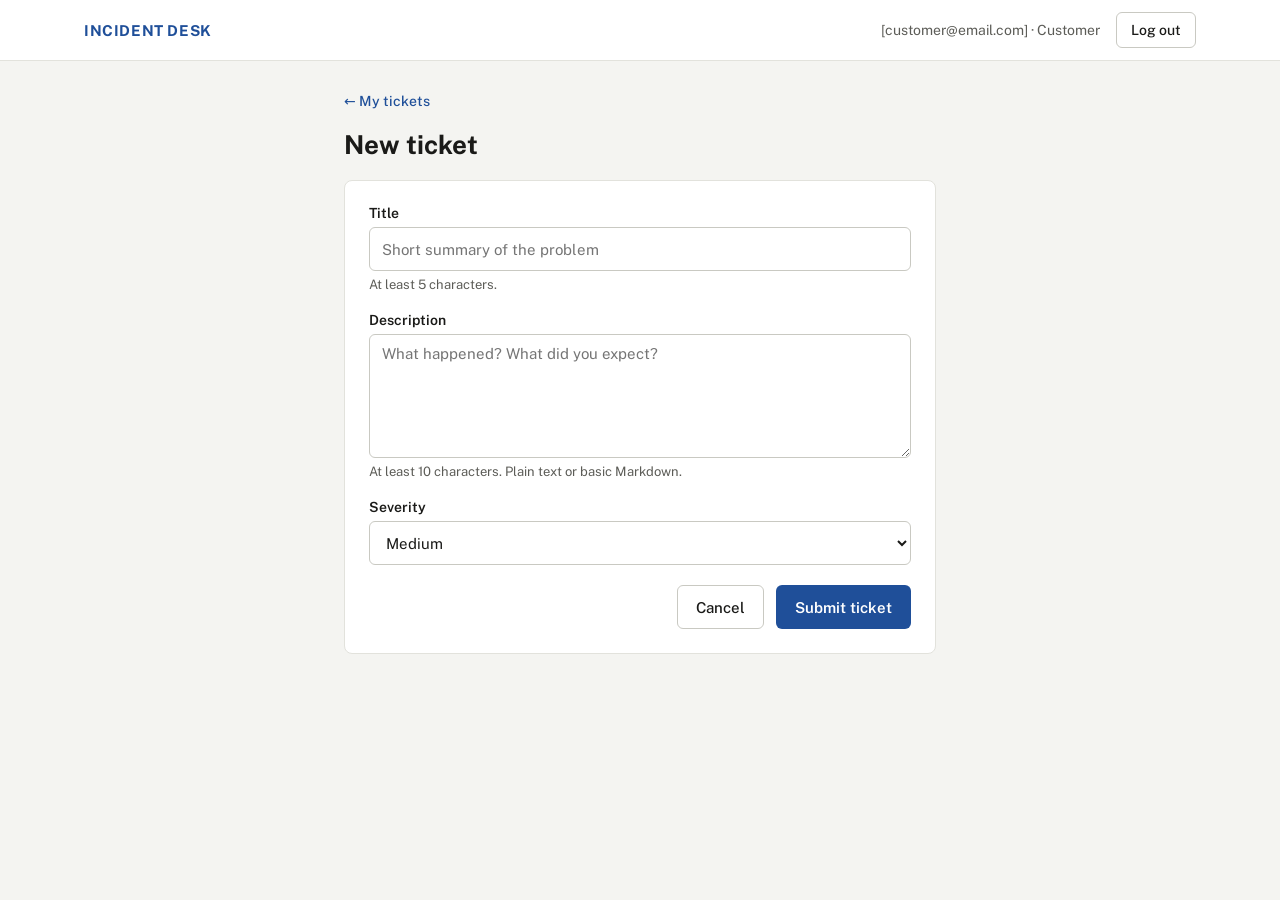
<file: docs/design/new-ticket.html>
<!doctype html>
<html lang="en">
<head>
  <meta charset="utf-8">
  <meta name="viewport" content="width=device-width, initial-scale=1">
  <title>New ticket · Incident Desk</title>
  <link rel="stylesheet" href="https://fonts.googleapis.com/css2?family=Public+Sans:wght@400;500;600;700&display=swap">
  <link rel="stylesheet" href="styles.css">
</head>
<body>
  <header class="topbar">
    <div class="topbar-inner">
      <a class="brand" href="my-tickets.html">Incident Desk</a>
      <div class="user">
        <span>[customer@email.com] · Customer</span>
        <a class="btn btn-plain btn-sm" href="index.html">Log out</a>
      </div>
    </div>
  </header>

  <main class="page page-narrow">
    <a class="back" href="my-tickets.html">← My tickets</a>
    <h1>New ticket</h1>

    <form class="card card-pad form" action="customer-ticket.html" method="get">
      <div class="field">
        <label class="label" for="title">Title</label>
        <input class="input" id="title" name="title" type="text" minlength="5" required placeholder="Short summary of the problem">
        <span class="hint">At least 5 characters.</span>
      </div>

      <div class="field">
        <label class="label" for="description">Description</label>
        <textarea class="textarea" id="description" name="description" rows="6" minlength="10" required placeholder="What happened? What did you expect?"></textarea>
        <span class="hint">At least 10 characters. Plain text or basic Markdown.</span>
      </div>

      <div class="field">
        <label class="label" for="severity">Severity</label>
        <select class="select" id="severity" name="severity">
          <option>Low</option>
          <option selected>Medium</option>
          <option>High</option>
          <option>Urgent</option>
        </select>
      </div>

      <div class="form-actions">
        <a class="btn btn-plain" href="my-tickets.html">Cancel</a>
        <button class="btn btn-primary" type="submit">Submit ticket</button>
      </div>
    </form>
  </main>
</body>
</html>
</file>
<file: docs/design/styles.css>
/* Incident Desk — static design reference */

:root {
  --bg: #F4F4F1;
  --surface: #FFFFFF;
  --border: #E2E2DC;
  --border-strong: #C9C9C2;
  --row-line: #EFEFEA;
  --text: #1A1A18;
  --muted: #5C5C57;
  --accent: #1F4F99;
  --accent-dark: #163A73;
  --success: #1C6B43;
  --danger: #A3170D;
}

* { box-sizing: border-box; }

body {
  margin: 0;
  background: var(--bg);
  color: var(--text);
  font-family: 'Public Sans', system-ui, sans-serif;
  font-size: 15px;
}

a { color: var(--accent); }
a:hover { color: var(--accent-dark); }

h1 { margin: 0; font-size: 26px; font-weight: 700; }
h2 { margin: 0; }

/* ---------- Top bar ---------- */
.topbar { background: var(--surface); border-bottom: 1px solid var(--border); }
.topbar-inner {
  max-width: 1160px; margin: 0 auto; padding: 0 24px; min-height: 60px;
  display: flex; flex-wrap: wrap; align-items: center; justify-content: space-between; gap: 12px;
}
.brand {
  font-size: 15px; font-weight: 700; letter-spacing: 0.04em; text-transform: uppercase;
  color: var(--accent); text-decoration: none;
}
.user { display: flex; align-items: center; gap: 16px; font-size: 14px; color: var(--muted); }

/* ---------- Layout ---------- */
.page { max-width: 1160px; margin: 0 auto; padding: 32px 24px; display: flex; flex-direction: column; gap: 20px; }
.page-narrow { max-width: 640px; }
.page-head { display: flex; flex-wrap: wrap; align-items: center; justify-content: space-between; gap: 12px; }
.back { font-size: 14px; font-weight: 500; text-decoration: none; }
.two-col { display: flex; flex-wrap: wrap; align-items: flex-start; gap: 24px; }
.main-col { flex: 999 1 560px; min-width: 0; display: flex; flex-direction: column; gap: 20px; }
.side-col { flex: 1 1 260px; }

.card { background: var(--surface); border: 1px solid var(--border); border-radius: 8px; }
.card-pad { padding: 24px; }

/* ---------- Buttons ---------- */
.btn {
  height: 44px; padding: 0 18px; display: inline-flex; align-items: center; justify-content: center;
  border-radius: 6px; border: 1px solid transparent; font: inherit; font-size: 15px; font-weight: 600;
  text-decoration: none; cursor: pointer;
}
.btn-primary { background: var(--accent); color: #FFFFFF; }
.btn-primary:hover { background: var(--accent-dark); color: #FFFFFF; }
.btn-plain { background: var(--surface); color: var(--text); border-color: var(--border-strong); font-weight: 500; }
.btn-plain:hover { color: var(--text); border-color: #A9A9A2; }
.btn-sm { height: 36px; padding: 0 14px; font-size: 14px; }
.btn-block { width: 100%; }

/* ---------- Forms ---------- */
.form { display: flex; flex-direction: column; gap: 20px; }
.field { display: flex; flex-direction: column; gap: 6px; }
.label { font-size: 14px; font-weight: 600; }
.hint { font-size: 13px; color: var(--muted); }
.input, .select, .textarea {
  width: 100%; border: 1px solid var(--border-strong); border-radius: 6px; background: var(--surface);
  font: inherit; font-size: 15px; color: var(--text);
}
.input, .select { height: 44px; padding: 0 12px; }
.textarea { padding: 10px 12px; resize: vertical; }
.form-actions { display: flex; flex-wrap: wrap; justify-content: flex-end; gap: 12px; }
.alert-error {
  background: #FDE2E0; color: var(--danger); border-radius: 6px; padding: 10px 12px; font-size: 14px; font-weight: 500;
}
.notice-success { font-size: 14px; color: var(--success); font-weight: 600; }

/* ---------- Sign in ---------- */
.auth { min-height: 100vh; display: flex; align-items: center; justify-content: center; padding: 24px; }
.auth-card { width: 100%; max-width: 400px; padding: 32px; }
.auth-brand { font-size: 14px; font-weight: 700; letter-spacing: 0.04em; text-transform: uppercase; color: var(--accent); }

/* ---------- Badges ---------- */
.sev { display: inline-block; padding: 2px 8px; border-radius: 4px; font-size: 13px; font-weight: 600; white-space: nowrap; }
.sev-low { background: #EDEDE8; color: #4A4A45; }
.sev-medium { background: #E3ECFA; color: var(--accent); }
.sev-high { background: #FDEBD3; color: #8A4100; }
.sev-urgent { background: #FDE2E0; color: var(--danger); }

.st { display: inline-block; padding: 2px 10px; border-radius: 999px; font-size: 13px; font-weight: 600; white-space: nowrap; border: 1px solid transparent; }
.st-open { background: #FFFFFF; color: #3D3D38; border-color: var(--border-strong); }
.st-progress { background: #E3ECFA; color: var(--accent); }
.st-resolved { background: #E2F3E9; color: var(--success); }

.flag {
  display: inline-block; margin-left: 8px; padding: 1px 6px; border-radius: 4px; border: 1px solid #E8A29C;
  color: var(--danger); font-size: 11px; font-weight: 700; letter-spacing: 0.05em; text-transform: uppercase; vertical-align: middle;
}

/* ---------- Tables ---------- */
.table-card { overflow: hidden; }
.table-scroll { overflow-x: auto; }
.table { width: 100%; border-collapse: collapse; min-width: 640px; }
.table-wide { min-width: 820px; }
.table th {
  text-align: left; font-size: 13px; font-weight: 600; color: var(--muted);
  padding: 12px 16px; border-bottom: 1px solid var(--border); white-space: nowrap;
}
.table td { padding: 14px 16px; border-bottom: 1px solid var(--row-line); vertical-align: middle; }
.table .muted { color: var(--muted); white-space: nowrap; }
.table .title-link { font-weight: 600; text-decoration: none; }
.row-high { background: #FFF8EF; }
.row-urgent { background: #FFF3F2; }
.unassigned { color: #8A4100; }

/* ---------- Filters ---------- */
.filters { display: flex; flex-wrap: wrap; gap: 8px; }
.pill {
  height: 36px; padding: 0 14px; display: inline-flex; align-items: center; border-radius: 999px;
  border: 1px solid var(--border-strong); background: var(--surface); color: var(--text);
  font-size: 14px; font-weight: 500; text-decoration: none;
}
.pill:hover { color: var(--text); border-color: #A9A9A2; }
.pill.is-active { background: var(--text); color: #FFFFFF; border-color: var(--text); }

/* ---------- Table footer (layout only) ---------- */
.table-footer {
  display: flex; flex-wrap: wrap; align-items: center; justify-content: space-between;
  gap: 8px; padding: 8px 12px 8px 16px;
}
.table-footer .info { font-size: 14px; color: var(--muted); }

/* ---------- Pagination ----------
   Reference only. In the Rails app this comes from Bulma's pagination
   CSS and `@pagy.series_nav(:bulma)`. Do not copy these rules into the app. */
.pagination { display: flex; flex-wrap: wrap; align-items: center; }
.pagination-link, .pagination-previous, .pagination-next, .pagination-ellipsis {
  display: inline-flex; align-items: center; justify-content: center;
  font-size: 1rem; height: 2.5em; min-width: 2.5em; padding: 0 .5em; margin: .25rem;
  border-radius: .375em; text-decoration: none;
}
.pagination-link, .pagination-previous, .pagination-next { border: 1px solid #dbdbdb; background: #FFFFFF; color: #363636; }
.pagination-link:hover, .pagination-previous:hover, .pagination-next:hover { border-color: #b5b5b5; color: #363636; }
.pagination-link.is-current { background: #485fc7; border-color: #485fc7; color: #FFFFFF; }
.pagination-previous.is-disabled, .pagination-next.is-disabled {
  background: #dbdbdb; border-color: #dbdbdb; color: #7a7a7a; opacity: .5; cursor: not-allowed;
}
.pagination-ellipsis { color: #b5b5b5; pointer-events: none; }

/* ---------- Ticket detail ---------- */
.ticket-meta { display: flex; flex-wrap: wrap; align-items: center; gap: 10px; font-size: 14px; color: var(--muted); }
.ticket-sub { font-size: 14px; color: var(--muted); }
.ticket-head { display: flex; flex-direction: column; gap: 8px; }
.section-label { margin: 0 0 8px; font-size: 14px; font-weight: 600; color: var(--muted); }
.description { line-height: 1.6; }
.description p { margin: 0; }

.comments { display: flex; flex-direction: column; gap: 12px; }
.comments h2 { font-size: 18px; font-weight: 700; }
.comment { padding: 16px 20px; display: flex; flex-direction: column; gap: 6px; }
.comment-head { display: flex; flex-wrap: wrap; align-items: center; gap: 8px; font-size: 14px; }
.comment-head strong { font-weight: 600; }
.comment-time { color: var(--muted); }
.comment-body { line-height: 1.5; white-space: pre-wrap; }
.role { padding: 1px 6px; border-radius: 4px; font-size: 12px; font-weight: 600; }
.role-agent { background: #E3ECFA; color: var(--accent); }
.role-customer { background: #EDEDE8; color: #4A4A45; }
.comment-form { display: flex; flex-direction: column; gap: 8px; }

.details { padding: 20px; display: flex; flex-direction: column; gap: 14px; }
.details h2 { font-size: 16px; font-weight: 700; }
.detail { display: flex; flex-direction: column; gap: 4px; }
.detail-label { font-size: 13px; font-weight: 600; color: var(--muted); }
</file>
